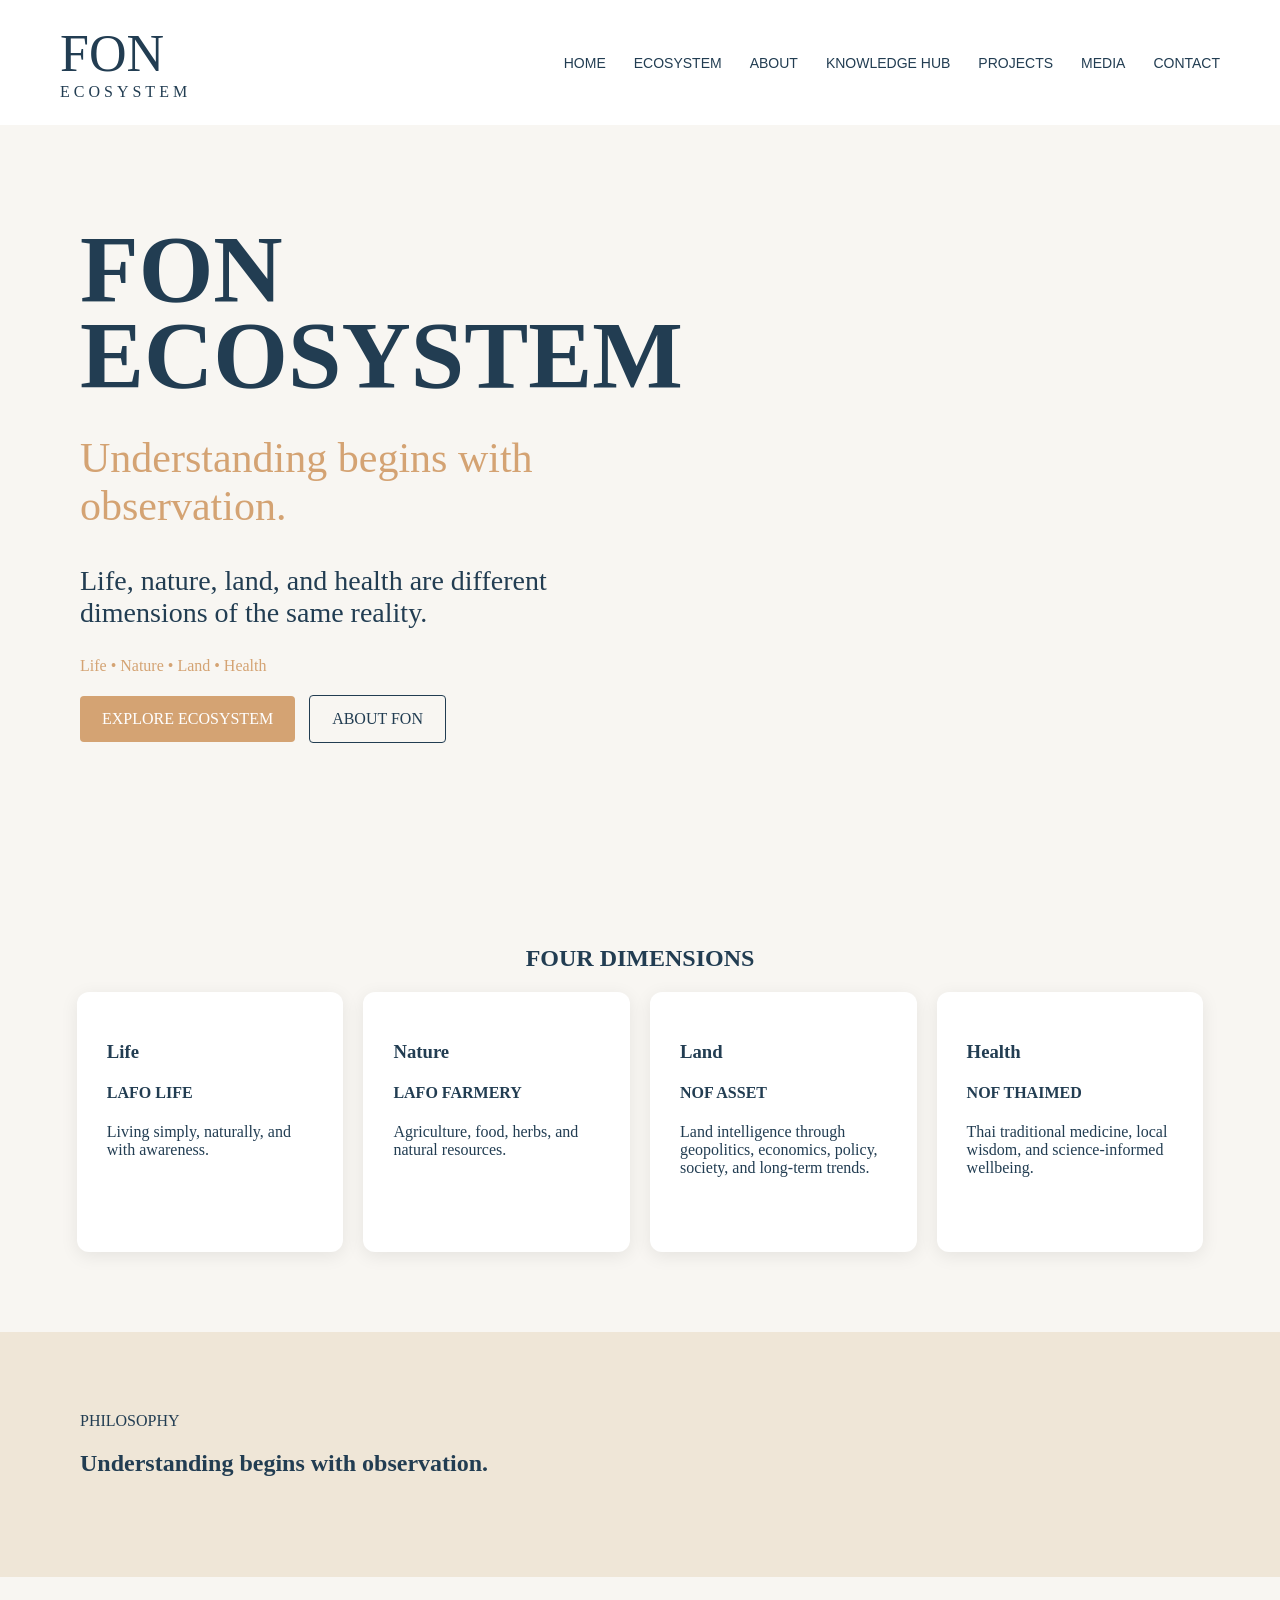
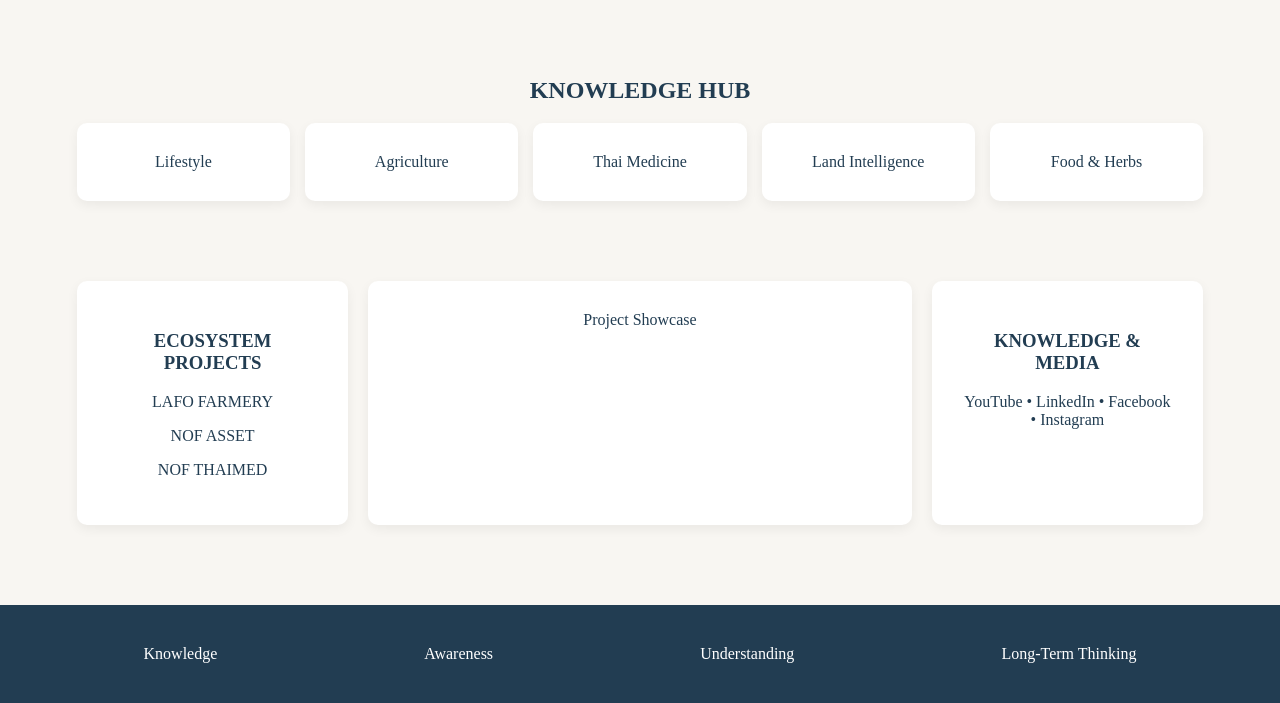
<file: index.html>
<!DOCTYPE html>
<html lang="en">
<head>
<meta charset="UTF-8">
<meta name="viewport" content="width=device-width, initial-scale=1.0">
<title>FON ECOSYSTEM</title>
<link rel="stylesheet" href="style.css">
</head>
<body>

<header class="navbar">
  <div class="logo">
    <div>FON</div>
    <span>ECOSYSTEM</span>
  </div>
  <nav>
    <a href="#">HOME</a>
    <a href="#">ECOSYSTEM</a>
    <a href="#">ABOUT</a>
    <a href="#">KNOWLEDGE HUB</a>
    <a href="#">PROJECTS</a>
    <a href="#">MEDIA</a>
    <a href="#">CONTACT</a>
  </nav>
</header>

<section class="hero">
  <div class="overlay"></div>
  <div class="hero-content">
    <h1>FON<br>ECOSYSTEM</h1>
    <h2>Understanding begins with observation.</h2>
    <p>Life, nature, land, and health are different dimensions of the same reality.</p>
    <div class="tags">Life • Nature • Land • Health</div>
    <div class="buttons">
      <a class="btn gold">EXPLORE ECOSYSTEM</a>
      <a class="btn outline">ABOUT FON</a>
    </div>
  </div>
</section>

<section class="section">
<h2>FOUR DIMENSIONS</h2>
<div class="cards">
<div class="card"><h3>Life</h3><h4>LAFO LIFE</h4><p>Living simply, naturally, and with awareness.</p></div>
<div class="card"><h3>Nature</h3><h4>LAFO FARMERY</h4><p>Agriculture, food, herbs, and natural resources.</p></div>
<div class="card"><h3>Land</h3><h4>NOF ASSET</h4><p>Land intelligence through geopolitics, economics, policy, society, and long-term trends.</p></div>
<div class="card"><h3>Health</h3><h4>NOF THAIMED</h4><p>Thai traditional medicine, local wisdom, and science-informed wellbeing.</p></div>
</div>
</section>

<section class="philosophy">
<div>
<span>PHILOSOPHY</span>
<h2>Understanding begins with observation.</h2>
</div>
</section>

<section class="section">
<h2>KNOWLEDGE HUB</h2>
<div class="knowledge">
<div>Lifestyle</div>
<div>Agriculture</div>
<div>Thai Medicine</div>
<div>Land Intelligence</div>
<div>Food & Herbs</div>
</div>
</section>

<section class="projects">
<div class="project-list">
<h3>ECOSYSTEM PROJECTS</h3>
<p>LAFO FARMERY</p>
<p>NOF ASSET</p>
<p>NOF THAIMED</p>
</div>
<div class="project-image">Project Showcase</div>
<div class="media">
<h3>KNOWLEDGE & MEDIA</h3>
<p>YouTube • LinkedIn • Facebook • Instagram</p>
</div>
</section>

<footer>
<div>Knowledge</div>
<div>Awareness</div>
<div>Understanding</div>
<div>Long-Term Thinking</div>
</footer>

</body>
</html>
</file>
<file: style.css>
:root{
--navy:#223D52;
--gold:#D4A373;
--off:#F8F6F2;
--grey:#708699;
}
*{box-sizing:border-box}
body{
margin:0;
font-family:Georgia,serif;
background:var(--off);
color:var(--navy);
}
.navbar{
display:flex;
justify-content:space-between;
align-items:center;
padding:24px 60px;
background:#fff;
}
.logo div{font-size:52px}
.logo span{letter-spacing:4px}
nav a{
margin-left:24px;
text-decoration:none;
color:var(--navy);
font-family:Arial,sans-serif;
font-size:14px;
}
.hero{
height:720px;
background:url('https://images.unsplash.com/photo-1506744038136-46273834b3fb?q=80&w=1600') center/cover;
position:relative;
display:flex;
align-items:center;
}
.overlay{
position:absolute;inset:0;
background:linear-gradient(to right,rgba(248,246,242,.95),rgba(248,246,242,.15));
}
.hero-content{
position:relative;
max-width:650px;
padding-left:80px;
}
.hero h1{font-size:96px;line-height:.9;margin:0}
.hero h2{color:var(--gold);font-size:42px;font-weight:400}
.hero p{font-size:28px;max-width:550px}
.tags{color:var(--gold);margin:20px 0}
.btn{
padding:14px 22px;
display:inline-block;
margin-right:10px;
border-radius:4px;
}
.gold{background:var(--gold);color:#fff}
.outline{border:1px solid var(--navy)}
.section{padding:80px 6%}
.section h2{text-align:center}
.cards{
display:grid;
grid-template-columns:repeat(4,1fr);
gap:20px;
}
.card{
background:white;
padding:30px;
border-radius:12px;
box-shadow:0 4px 18px rgba(0,0,0,.08);
min-height:260px;
}
.philosophy{
padding:80px;
background:#efe6d7;
}
.knowledge{
display:grid;
grid-template-columns:repeat(5,1fr);
gap:15px;
}
.knowledge div,.project-image,.media,.project-list{
background:white;
padding:30px;
border-radius:10px;
box-shadow:0 4px 12px rgba(0,0,0,.06);
text-align:center;
}
.projects{
display:grid;
grid-template-columns:1fr 2fr 1fr;
gap:20px;
padding:0 6% 80px;
}
footer{
background:var(--navy);
color:white;
display:flex;
justify-content:space-around;
padding:40px;
}
@media(max-width:900px){
.cards,.knowledge,.projects{grid-template-columns:1fr}
.navbar{flex-direction:column}
.hero h1{font-size:60px}
.hero h2{font-size:30px}
}
</file>
